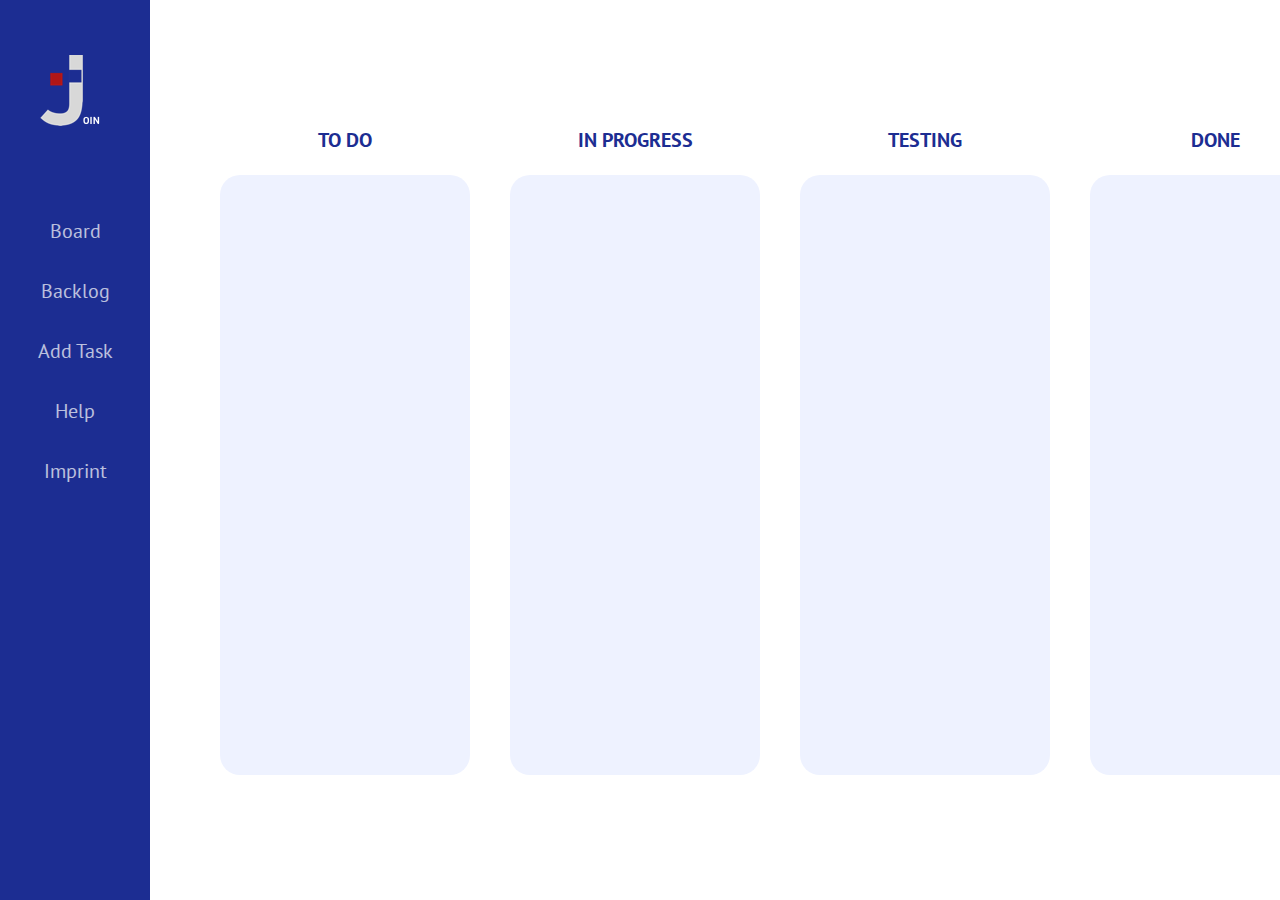
<file: index.html>
<!DOCTYPE html>
<html lang="en">

<head>
    <meta charset="UTF-8">
    <meta http-equiv="X-UA-Compatible" content="IE=edge">
    <meta name="viewport" content="width=device-width, initial-scale=1.0">
    <title>Kanban</title>
    

    <link rel="preconnect" href="https://fonts.googleapis.com">
    <link rel="preconnect" href="https://fonts.gstatic.com" crossorigin>
    <link href="https://fonts.googleapis.com/css2?family=PT+Sans:ital,wght@0,400;0,700;1,400;1,700&display=swap"
        rel="stylesheet">

        <link rel="stylesheet" href="../assets/css/reset.css">
        <link rel="stylesheet" href="../assets/css/board.css">
        <link rel="stylesheet" href="../assets/css/nav.css">
        <link rel="stylesheet" href="../assets/css/add-task.css">
        <link rel="stylesheet" href="../assets/css/backlog.css">
        <link rel="stylesheet" href="../assets/css/help.css">
        <link rel="stylesheet" href="../assets/css/imprint.css">
        <link rel="stylesheet" href="../assets/css/login.css">
    
    
        
        <script src="../assets/js/mini_backend.js"></script>
        <script src="../assets/js/board.js"> </script>
        <script src="../assets/js/main.js"> </script>
        <script src="../assets/js/backlog.js"> </script>
        <script src="../assets/js/add-task.js"> </script>
        <script>setURL('https://www.roland-vas.com/portfolio/kanbanprojekt/smallest_backend_ever')</script>
        <script src="../assets/js/toggle-button.js"></script>
        <script src="../assets/js/login.js"></script>
    

</head>

<body onload="initBoard(), includeHTML()" class="flex align-items-center">
  
    <div> 

        <div w3-include-html="../views/nav.html"></div>
        <div id="board-container" class="board-container flex">
            <div id="statusOfTask" class="statusOfTask">
                <div class="status text-align-center" ondragover="allowDrop(event);" ondrop="moveTo('toDo');">
                    <span>TO DO</span>
                    <div class="status-item flex align-items-center flex-direction-column" id="toDo"></div>
                </div>
                <div class="status text-align-center" ondragover="allowDrop(event);" ondrop="moveTo('inProgress');">
                    <span>IN PROGRESS</span>
                    <div class="status-item flex align-items-center flex-direction-column" id="inProgress"></div>
                </div>
                <div class="status text-align-center" ondragover="allowDrop(event);" ondrop="moveTo('testing');">
                    <span>TESTING</span>
                    <div class="status-item flex align-items-center flex-direction-column" id="testing"></div>
                </div>
                <div class="status text-align-center" ondragover="allowDrop(event);" ondrop="moveTo('done');">
                    <span>DONE</span>
                    <div class="status-item flex align-items-center flex-direction-column" id="done"></div>
                </div>
            </div>
        </div>
    </div> 

    <div id="change-task" class="change-div d-none">

    </div>

</body>



</html>
</file>
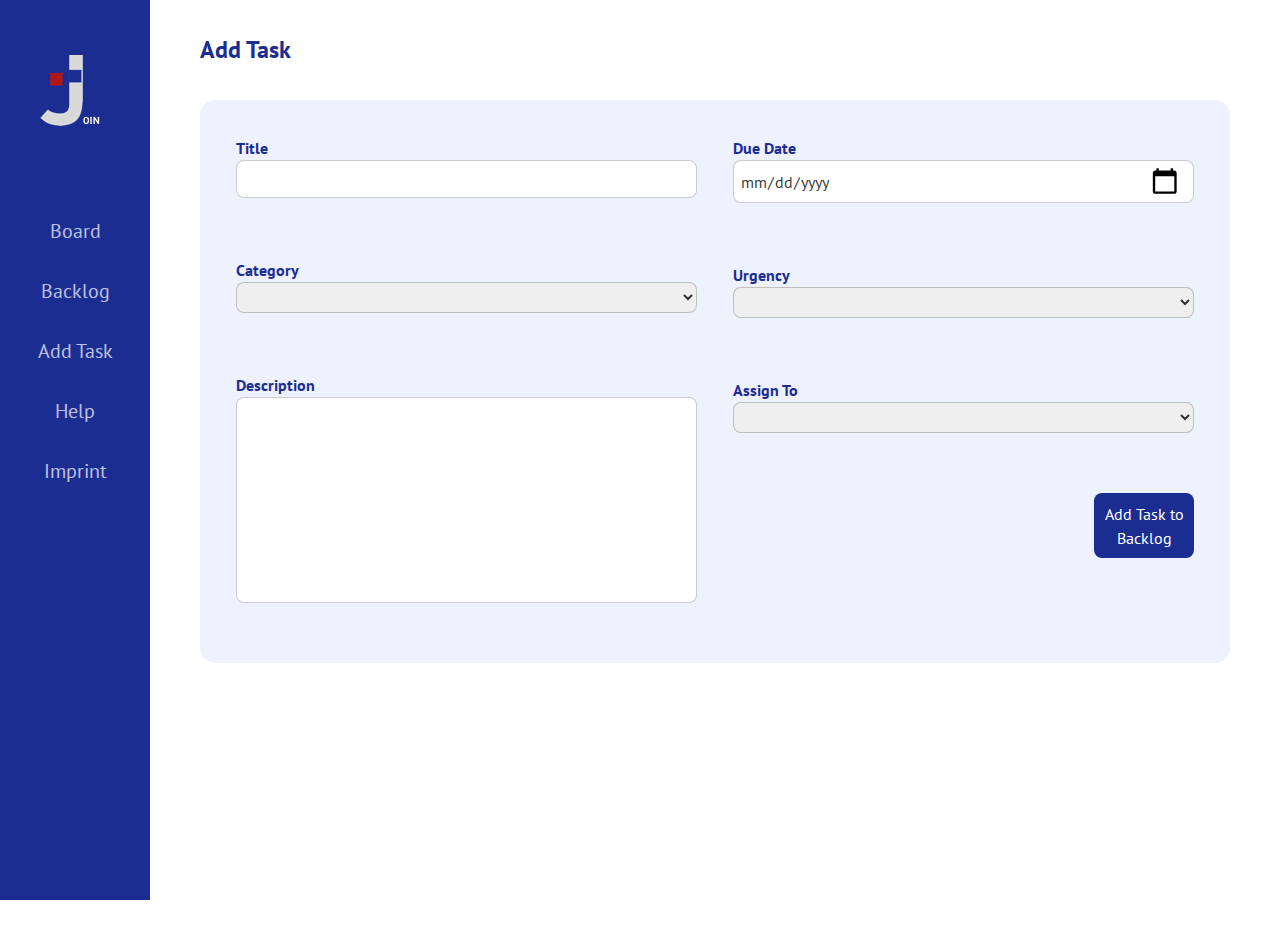
<file: views/add-task.html>
<!DOCTYPE html>
<html lang="en">

<head>
    <meta charset="UTF-8">
    <meta http-equiv="X-UA-Compatible" content="IE=edge">
    <meta name="viewport" content="width=device-width, initial-scale=1.0">
    <title>Add Task</title>

    <link rel="stylesheet" href="../assets/css/reset.css">
    <link rel="stylesheet" href="../assets/css/board.css">
    <link rel="stylesheet" href="../assets/css/nav.css">
    <link rel="stylesheet" href="../assets/css/add-task.css">
    <link rel="stylesheet" href="../assets/css/backlog.css">
    <link rel="stylesheet" href="../assets/css/help.css">
    <link rel="stylesheet" href="../assets/css/imprint.css">
    <link rel="stylesheet" href="../assets/css/login.css">


    
    <script src="../assets/js/mini_backend.js"></script>
    <script src="../assets/js/board.js"> </script>
    <script src="../assets/js/main.js"> </script>
    <script src="../assets/js/backlog.js"> </script>
    <script src="../assets/js/add-task.js"> </script>
    <script>setURL('https://www.roland-vas.com/portfolio/kanbanprojekt/smallest_backend_ever')</script>
    <script src="../assets/js/toggle-button.js"></script>
    <script src="../assets/js/login.js"></script>
    
</head>

<body onload="loadTasks(), includeHTML()">

    <div w3-include-html="../views/nav.html"></div>
    <div class="bg">

        

        <div class="add-task">

            <h2>Add Task</h2>

            <form onsubmit="addTask(); return false" class="task-container">

                <div class="column1">
                    <div class="column2">
                        <b>Title</b>
                        <input type="text" class="input" id="title" required>
                    </div>
                    <div class="column2">
                        <b>Category</b>
                        <select class="input" id="category" type="text" placeholder="Kategorie">
                            <option hidden></option>
                            <option>Marketing</option>
                            <option>Development</option>
                            <option>Design</option>
                        </select>
                    </div>
                    <div class="column2">
                        <b>Description</b>
                        <textarea style="resize: none;" class="input" id="description" cols="30" rows="8" class="text"
                            required></textarea>
                    </div>
                </div>

                <div class="column1">
                    <div class="column2">
                        <b>Due Date</b>
                        <input class="input" type="date" name="Date" id="due-date" required>
                    </div>
                    <div class="column2">
                        <b>Urgency</b>
                        <select class="input" id="ungency" required>
                            <option hidden></option>
                            <option>Normal</option>
                            <option>High</option>
                            <option>Very high</option>
                        </select>
                    </div>
                    <div class="column2">
                        <b>Assign To</b>
                        <select class="input" id="assigned" placeholder="Zuteilen an" required>
                            <option hidden></option>
                            <option>Andrea Böhme</option>
                            <option>Sebastian Schwill</option>
                            <option>Roland Vas</option>
                        </select>
                    </div>
                    <div class="button">
                        <button type="submit">Add Task to Backlog</button>
                    </div>

                    <div id="Save">
                    </div>

                </div>

            </form>



        </div>
    </div>


</body>

</html>
</file>
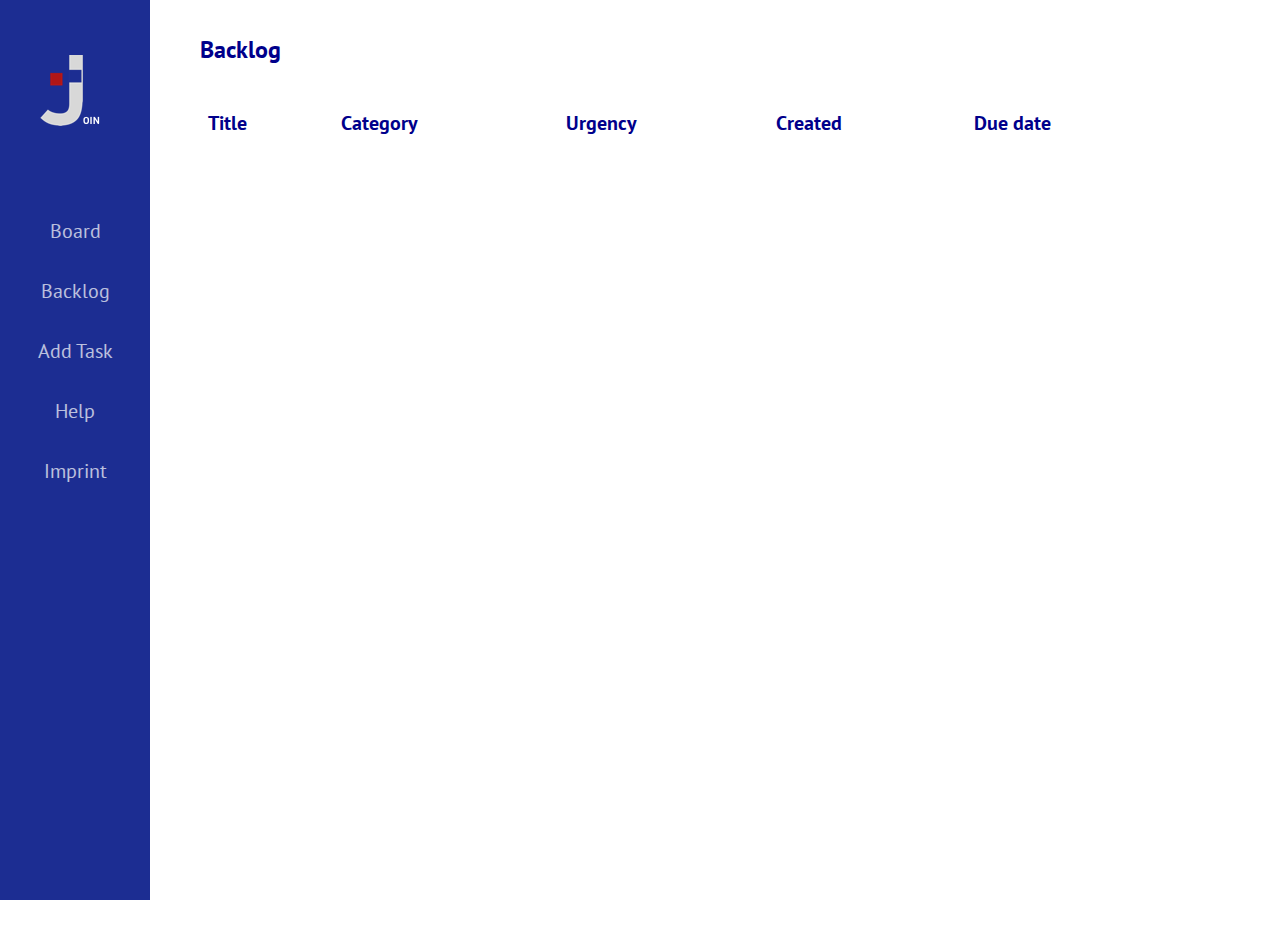
<file: views/backlog.html>
<!DOCTYPE html>
<html lang="en">

<head>
    <meta charset="UTF-8">
    <meta http-equiv="X-UA-Compatible" content="IE=edge">
    <meta name="viewport" content="width=device-width, initial-scale=1.0">
    <title>Backlog</title>

    <link rel="stylesheet" href="../assets/css/reset.css">
    <link rel="stylesheet" href="../assets/css/board.css">
    <link rel="stylesheet" href="../assets/css/nav.css">
    <link rel="stylesheet" href="../assets/css/add-task.css">
    <link rel="stylesheet" href="../assets/css/backlog.css">
    <link rel="stylesheet" href="../assets/css/help.css">
    <link rel="stylesheet" href="../assets/css/imprint.css">
    <link rel="stylesheet" href="../assets/css/login.css">



    <script src="../assets/js/mini_backend.js"></script>
    <script src="../assets/js/board.js"> </script>
    <script src="../assets/js/main.js"> </script>
    <script src="../assets/js/backlog.js"> </script>
    <script src="../assets/js/add-task.js"> </script>
    <script>setURL('https://www.roland-vas.com/portfolio/kanbanprojekt/smallest_backend_ever')</script>
    <script src="../assets/js/toggle-button.js"></script>
    <script src="../assets/js/login.js"></script>

</head>

<body onload="initBacklog(), includeHTML()">

    <div w3-include-html="../views/nav.html"></div>

    <div class="backlog-container">
        <h2>Backlog</h2>

        <div class="overflow">
            <table class="table">
                <tbody>
                    <tr class="table-head">
                        <th>Title</th>
                        <th>Category</th>
                        <th>Urgency</th>
                        <th>Created</th>
                        <th>Due date</th>
                        <th></th>
                    </tr>
                </tbody>
                <tbody id="backlogTasks"></tbody>
            </table>
        </div>

    </div>



</body>

</html>
</file>
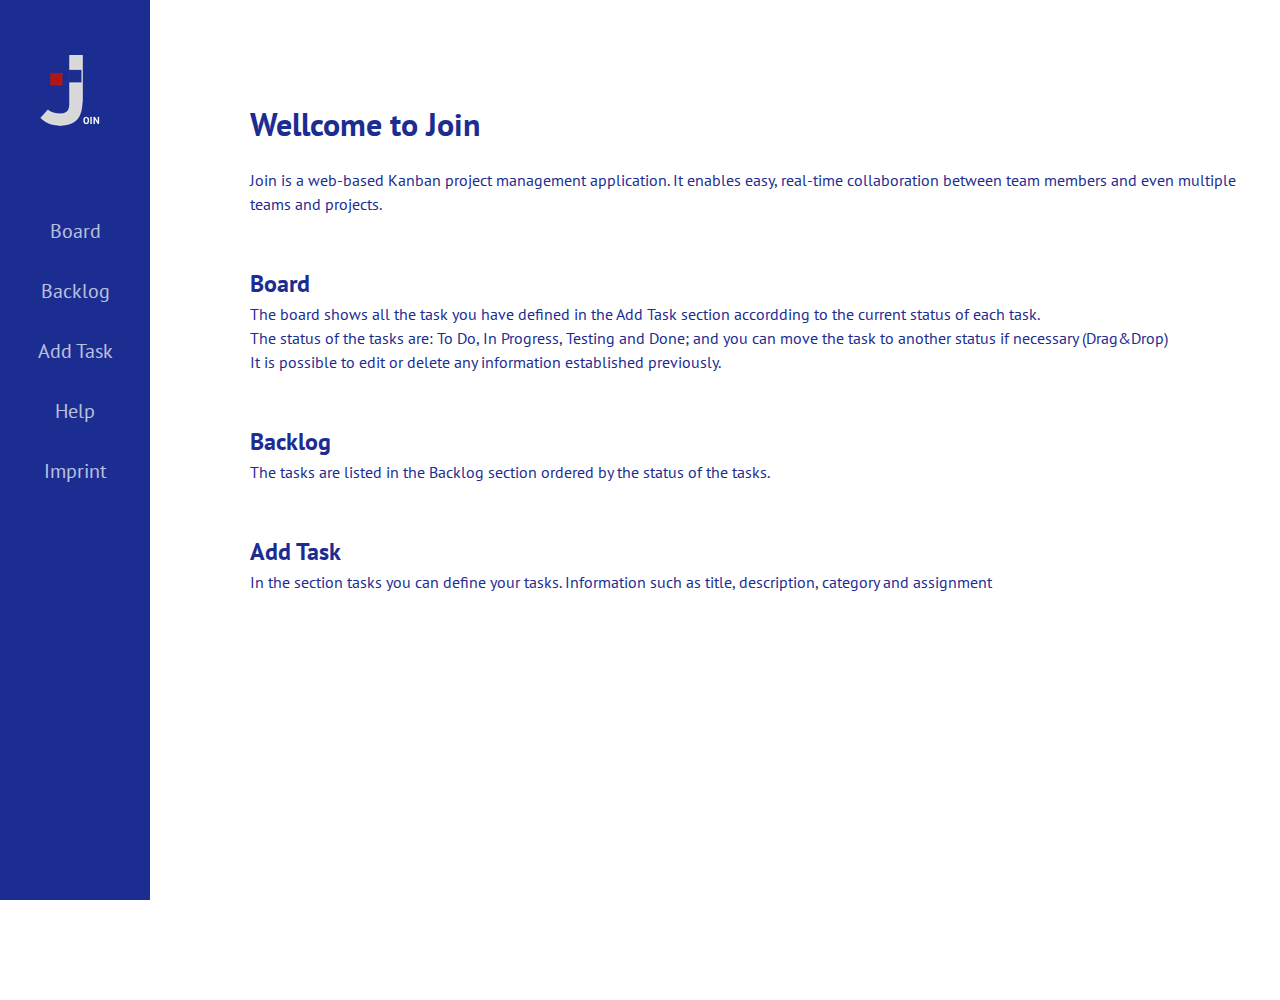
<file: views/help.html>
<!DOCTYPE html>
<html lang="en">

<head>
    <meta charset="UTF-8">
    <meta http-equiv="X-UA-Compatible" content="IE=edge">
    <meta name="viewport" content="width=device-width, initial-scale=1.0">
    <title>Help</title>

    <link rel="preconnect" href="https://fonts.googleapis.com">
    <link rel="preconnect" href="https://fonts.gstatic.com" crossorigin>
    <link href="https://fonts.googleapis.com/css2?family=PT+Sans:ital,wght@0,400;0,700;1,400;1,700&display=swap"
        rel="stylesheet">

        <link rel="stylesheet" href="../assets/css/reset.css">
        <link rel="stylesheet" href="../assets/css/board.css">
        <link rel="stylesheet" href="../assets/css/nav.css">
        <link rel="stylesheet" href="../assets/css/add-task.css">
        <link rel="stylesheet" href="../assets/css/backlog.css">
        <link rel="stylesheet" href="../assets/css/help.css">
        <link rel="stylesheet" href="../assets/css/imprint.css">
        <link rel="stylesheet" href="../assets/css/login.css">
    
    
        
        <script src="../assets/js/mini_backend.js"></script>
        <script src="../assets/js/board.js"> </script>
        <script src="../assets/js/main.js"> </script>
        <script src="../assets/js/backlog.js"> </script>
        <script src="../assets/js/add-task.js"> </script>
        <script>setURL('https://www.roland-vas.com/portfolio/kanbanprojekt/smallest_backend_ever')</script>
        <script src="../assets/js/toggle-button.js"></script>
        <script src="../assets/js/login.js"></script>
        
</head>

<body onload="includeHTML()">

    <div w3-include-html="../views/nav.html"></div>
    <div class="help-container">
        <h1>Wellcome to Join</h1>

        <p>Join is a web-based Kanban project management application. It enables easy, real-time collaboration between
            team members and even multiple teams and projects.</p>

        <h2>Board</h2>
        <p>The board shows all the task you have defined in the Add Task section accordding to the current status of
            each task.<br>
            The status of the tasks are: To Do, In Progress, Testing and Done; and you can move the task to another
            status if necessary (Drag&Drop)<br>
            It is possible to edit or delete any information established previously. </p>

        <h2>Backlog</h2>
        <p>The tasks are listed in the Backlog section ordered by the status of the tasks.</p>

        <h2>Add Task</h2>
        <p>In the section tasks you can define your tasks. Information such as title, description, category and
            assignment</p>
    </div>
    
</body>



</html>
</file>
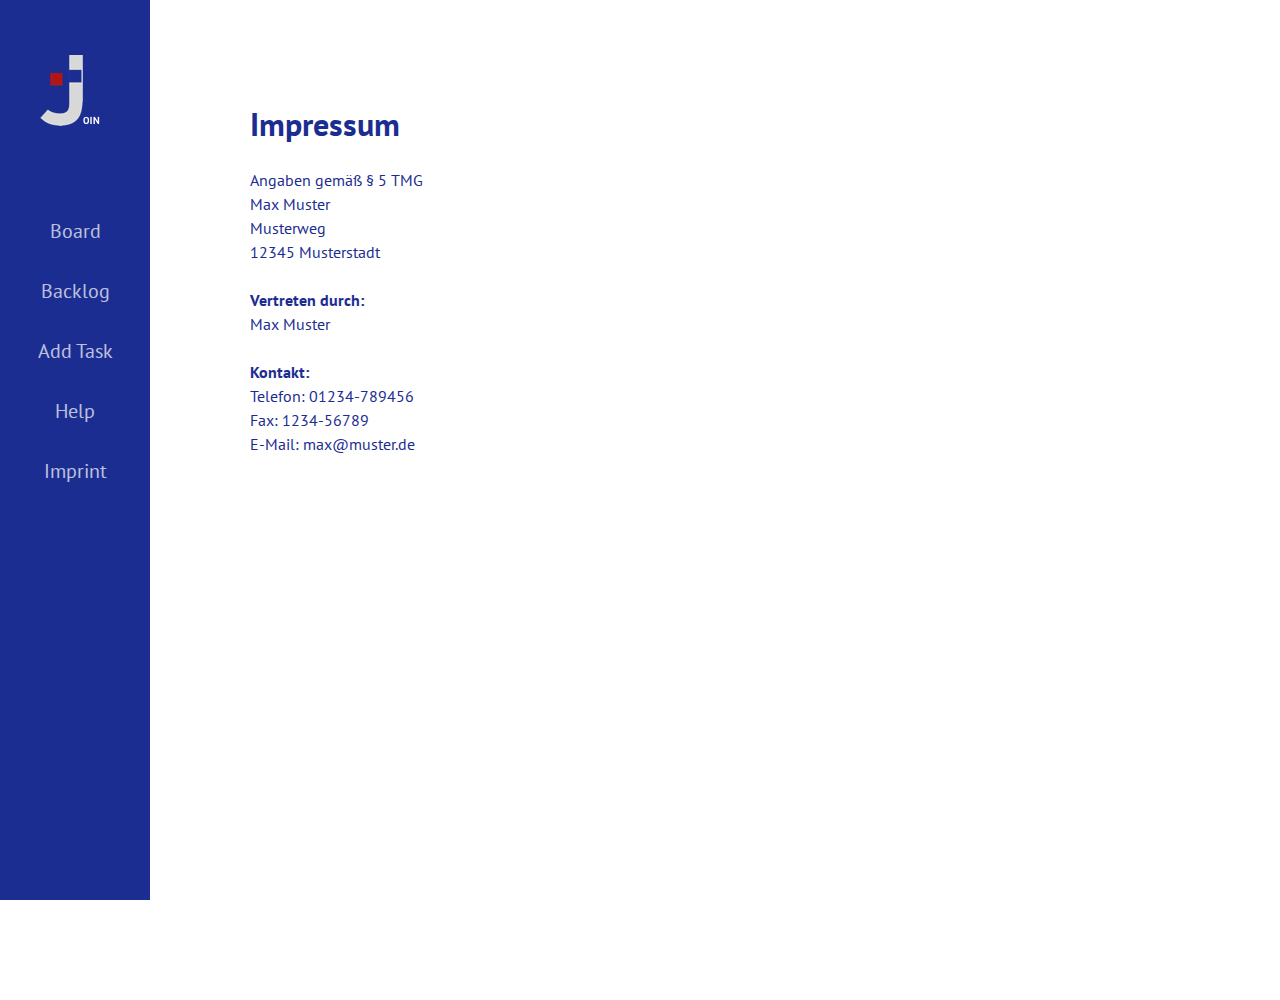
<file: views/imprint.html>
<!DOCTYPE html>
<html lang="en">

<head>
    <meta charset="UTF-8">
    <meta http-equiv="X-UA-Compatible" content="IE=edge">
    <meta name="viewport" content="width=device-width, initial-scale=1.0">
    <title>Imprint</title>

    <link rel="preconnect" href="https://fonts.googleapis.com">
    <link rel="preconnect" href="https://fonts.gstatic.com" crossorigin>
    <link href="https://fonts.googleapis.com/css2?family=PT+Sans:ital,wght@0,400;0,700;1,400;1,700&display=swap"
        rel="stylesheet">

        <link rel="stylesheet" href="../assets/css/reset.css">
        <link rel="stylesheet" href="../assets/css/board.css">
        <link rel="stylesheet" href="../assets/css/nav.css">
        <link rel="stylesheet" href="../assets/css/add-task.css">
        <link rel="stylesheet" href="../assets/css/backlog.css">
        <link rel="stylesheet" href="../assets/css/help.css">
        <link rel="stylesheet" href="../assets/css/imprint.css">
        <link rel="stylesheet" href="../assets/css/login.css">
    
    
        
        <script src="../assets/js/mini_backend.js"></script>
        <script src="../assets/js/board.js"> </script>
        <script src="../assets/js/main.js"> </script>
        <script src="../assets/js/backlog.js"> </script>
        <script src="../assets/js/add-task.js"> </script>
        <script>setURL('https://www.roland-vas.com/portfolio/kanbanprojekt/smallest_backend_ever')</script>
        <script src="../assets/js/toggle-button.js"></script>
        <script src="../assets/js/login.js"></script>
        
</head>

<body onload="includeHTML()">
    
    <div w3-include-html="../views/nav.html"></div>
    <div class="imprint-container">
        <h1>Impressum</h1>
        <p>Angaben gemäß § 5 TMG</p>
        <p>Max Muster</p>
        <p>Musterweg</p>
        <p>12345 Musterstadt</p><br>
        <p><b>Vertreten durch:</b></p>
        <p>Max Muster</p><br>
        <p><b>Kontakt:</b></p>
        <p>Telefon: 01234-789456</p>
        <p>Fax: 1234-56789</p>
        <p>E-Mail: max@muster.de</p>
    </div>

</body>



</html>
</file>
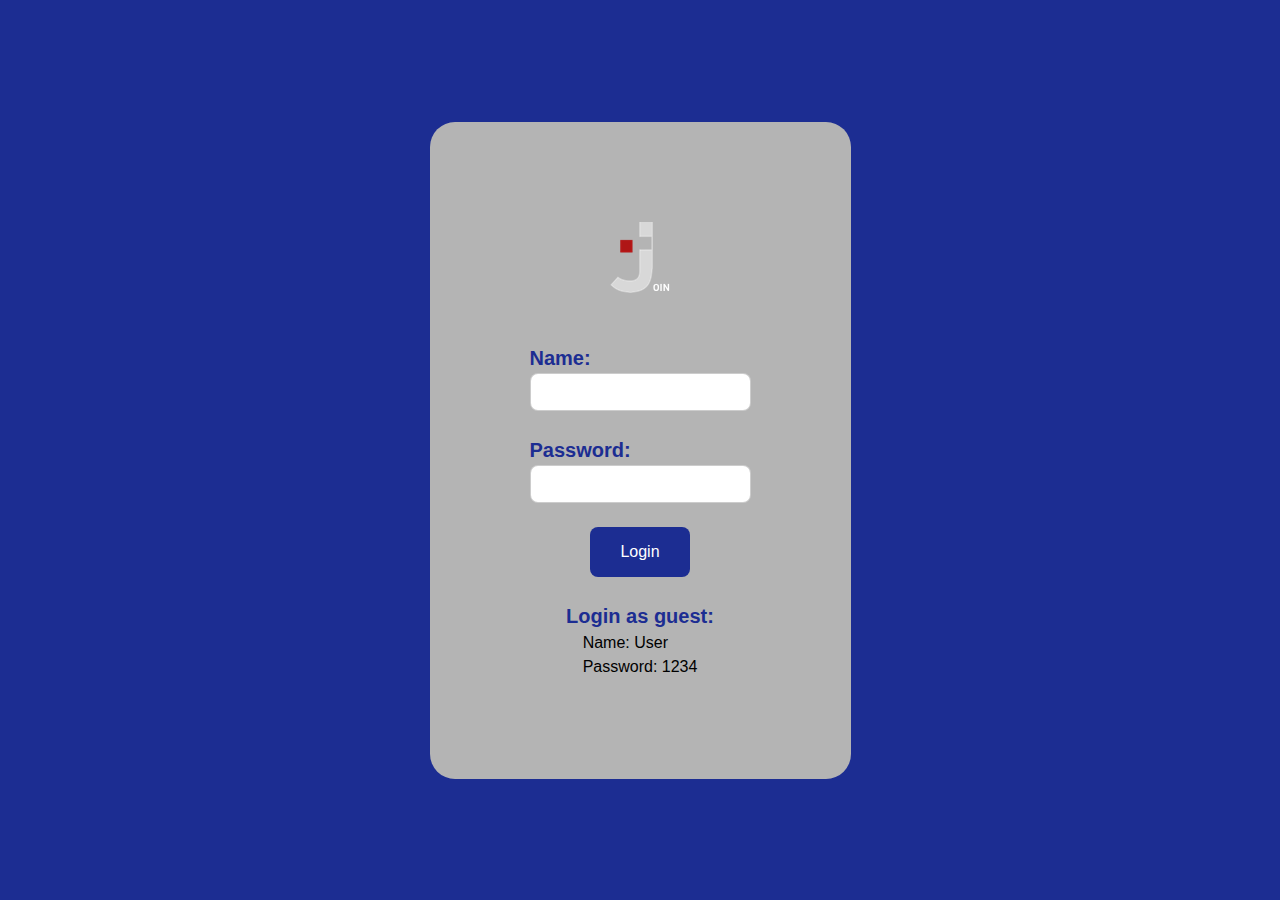
<file: views/login.html>
<!DOCTYPE html>
<html lang="en">
<head>
    <meta charset="UTF-8">
    <meta http-equiv="X-UA-Compatible" content="IE=edge">
    <meta name="viewport" content="width=device-width, initial-scale=1.0">

    <link rel="stylesheet" href="../assets/css/reset.css">
    <link rel="stylesheet" href="../assets/css/board.css">
    <link rel="stylesheet" href="../assets/css/nav.css">
    <link rel="stylesheet" href="../assets/css/add-task.css">
    <link rel="stylesheet" href="../assets/css/backlog.css">
    <link rel="stylesheet" href="../assets/css/help.css">
    <link rel="stylesheet" href="../assets/css/imprint.css">
    <link rel="stylesheet" href="../assets/css/login.css">


    
    <script src="../assets/js/mini_backend.js"></script>
    <script src="../assets/js/board.js"> </script>
    <script src="../assets/js/main.js"> </script>
    <script src="../assets/js/backlog.js"> </script>
    <script src="../assets/js/add-task.js"> </script>
    <script>setURL('https://www.roland-vas.com/portfolio/kanbanprojekt/smallest_backend_ever')</script>
    <script src="../assets/js/toggle-button.js"></script>
    <script src="../assets/js/login.js"></script>

    
    <title>Document</title>
</head>
<body>
    <div class="login-bg center">

        <div class="login center column">
            <img class="logo" src="../assets/img/logo.png">

            <div class="login-input center column">
                <div class=" column">
                    <span class="text" >Name:</span>
                    <input class="input" id="username" type="text" >
                </div>

                <div class="column">
                    <span class="text" >Password:</span>
                    <input class="input" id="password" type="password">
                </div>

                <button onclick="login()" class="btn">Login</button>
                
            </div>
 
                <span >Login as guest: </span> 
                    Name: User <br>
                    Password: 1234
                
        </div>

    </div>
</body>
</html>
</file>
<file: assets/css/board.css>
span {
    font-weight: bold;
    font-size: 20px;
    color: var(--clr-main);
}

.board-container {
    margin-left: 200px;
}

.statusOfTask {
    display: flex;
    align-items: center;
    justify-content: space-between;
}

.status {
    flex-basis: 100%;
    flex-grow: 1;
    padding: 10px;
    margin-left: 10px;
    margin-right: 10px;
}

.status-item {
    width: 250px;
    background-color: rgb(238,242,255);
    min-height: 600px;
    border-radius: 20px;
    margin-top: 20px;
    padding: 10px;
}

.tasks {
    border: 1px solid var(--clr-grey);
    background-color: var(--clr-white);
    border-radius: 10px;
    padding: 10px;
    margin: 10px;
    min-width: 200px;
    border-color: var(--clr-main);
    color: var(--clr-main);
}

.drag-area-highlight {
    background-color: var(--clr-rgba);
}

.task-items {
    padding: 10px;
}

.delete-icon {
    height: 12px;
    width: 12px;
    cursor: pointer;
}

.edit-icon {
    height: 12px;
    width: 12px;
    cursor: pointer;
}

.changeText {
    position: relative;
    display: flex;
    justify-content: center;
    align-items: center;
    flex-direction: column;
    width: 550px;
    height: 700px;
    border: 1px solid var(--clr-grey);
    background-color: var(--clr-main);
    border-radius: 10px;
    border-width: 2px;
    margin: 24px;
    min-width: 200px;
    border-color: var(--clr-main);
    color: var(--clr-white);
}

.white-text{
    color: white;
    text-align: start;
    display: flex;
    justify-content: space-between;
}

.inputfields {
    width: 90%;
    padding: 16px;
    color: var(--clr-main);
}

.inputfields input {
    width: 250px;
    height: 35px;
    border: none;
    border-radius: 10px;
    font-size: 16px;
    color: var(--clr-main);
    margin-bottom: 25px;
    margin-left: 5px;
    padding: 5px;
}

.inputfields select {
    width: 250px;
    height: 35px;
    border: none;
    border-radius: 10px;
    font-size: 16px;
    color: var(--clr-main);
    margin-bottom: 25px;
    margin-left: 5px;
    padding: 5px;
}

.inputfields textarea {
    border-radius: 10px;
    font-size: 16px;
    color: var(--clr-main);
    margin-bottom: 25px;
    margin-left: 5px;
    padding: 5px;
}

.change-button {
    justify-content: flex-end;
    align-items: center;
    text-align: center;
    background-color: var(--clr-white);
    color: var(--clr-main);
    height: 40px;
    width: 80px;
    padding: 5px;
    border-radius: 10px;
    font-size: 20px;
    cursor: pointer;
    margin-top: 15px;
    border-width: 2px;
    border: 2px solid var(--clr-main);
    font-weight: bold;
}

.close-button {
    position: absolute;
    top: -12px;
    right: -12px;
    text-align: center;
    background-color: var(--clr-white);
    color: var(--clr-main);
    height: 25px;
    width: 25px;
    border-radius: 10px;
    font-size: 13px;
    cursor: pointer;
    border-width: 2px;
    border: 2px solid var(--clr-main);
    font-weight: bold;
}

input[type="date"]::-webkit-calendar-picker-indicator {
    color: var(--clr-rgba);
    opacity: 1;
    display: block;
    background-position: center;
    background-size: 30px;
    padding-right: 10px;
    width: 25px;
    height: 25px;
    border-width: thin;
    cursor: pointer;
    color: rgba(0, 0, 0, 0.8);
}

.change-div {
    position: fixed;
    top: 0px;
    display: flex;
    justify-content: center;
    align-items: center;
    height: 100vh;
    width: 100vw;
    background-color: rgba(0, 0, 0, 0.5);
}

@media(max-width: 1200px) {
    .board-container {
        margin-left: 160px;
    }
    
    .status {
        margin-left: 4px;
        margin-right: 4px;
    }
    
    .status-item {
        width: 230px;
    }
}

@media(max-width: 1170px) {
    .board-container {
        margin-left: 160px;
    }
    
    .status {
        margin-left: 0px;
        margin-right: 0px;
    }
    
    .status-item {
        width: 210px;
    }

    .tasks {
        padding: 5px;
        margin: 5px;
        min-width: 180px;
    }

    .delete-icon {
        height: 10px;
        width: 10px;
    }
    
    .edit-icon {
        height: 10px;
        width: 10px;
    }
}

@media(max-width: 1100px) {
    .board-container {
        margin-left: 150px;
    }
    
    .status-item {
        width: 200px;
    }

    .tasks {
        min-width: 160px;
        font-size: 12px;
    }

}

@media(max-width: 1080px) {
    .board-container {
        margin-left: 150px;
    }
    
    .status-item {
        width: 180px;
    }

    .tasks {
        min-width: 140px;
        font-size: 12px;
    }
}

@media(max-width: 960px) {
    .board-container {
        margin-left: 150px;
    }
    
    .status-item {
        width: 160px;
    }

    .tasks {
        min-width: 140px;
        font-size: 12px;
    }
}

@media(max-width: 860px) {
    .board-container {
        margin-left: 150px;
    }
    
    .status-item {
        width: 140px;
    }

    .tasks {
        min-width: 130px;
        font-size: 12px;
    }
}

@media(max-width: 750px) {
    
    .statusOfTask {
        display: flex;
        align-items: center;
        justify-content: center;
        flex-direction: column;
        width: 100%;
    }

    .status {
        display: flex;
        justify-content: center;
        align-items: center;
        flex-direction: column;
        width: 100%;
    }
    
    .status-item {
        width: 80%;
        min-height: 300px;
    }

    .bg {
        display: flex;
        justify-content: center;
    }

    .board-container {
        margin: unset;
    }

    .tasks {
        width: 200px;
        font-size: 1rem;
    }
}
</file>
<file: assets/css/nav.css>
.navbar{
        background-color: var(--clr-main);
        height: 100%;
        width: 150px;
        position: absolute;
        top: 0;
        left: 0;
        display: flex;
        flex-direction: column;
        align-items: center;
    }
    
    .navigation {
        display: flex;
        flex-direction: column;
        align-items: center;
        margin-top: 25px;
        margin-bottom: 20px;
        width: 150px;
    }
    
    .navigation a {
        color: var(--clr-white);
        text-decoration: none;
        font-size: 20px;
        opacity: 0.7;
        margin-top: 20px;
        margin-bottom: 20px;
    }
    
    .navigation-links {
        display: flex;
        flex-direction: column;
        align-items: center;
        margin-top: 10px;
    }

    .navigation-links-mobil {
        display: none;
        flex-direction: column;
        align-items: center;
        margin-top: 80px;
    }

    .navigation a:hover {
        opacity: 1;
    }
    
    .logo img {
        margin-top: 30px;
        margin-right: 10px;
    }
    
    
    .links{
        margin-top: 30px;
        margin-right: 25px;
        margin-left: 25px;
    }

    .toggle-button {
        position: absolute;
        top: 5px;
        right: 25px;
        display: none;
        flex-direction: column;
        justify-content: space-between;
        width: 30px;
        height: 23px;
        
    }
    

    .toggle-button .bar {
        height: 4px;
        width: 100%;
        background-color: white;
        border-radius: 100px;
    }


@media(max-width: 750px) {
    
    .navbar{
        z-index: 5;
        display: flex;
        background-color: var(--clr-main);
        height: 70px;
        width: 100vw;
        position: static;
        display: flex;
        flex-direction: column;
        justify-content: space-between;
        align-items: center;
        font-size: 8px !important;
    }

    .toggle-button {
        display: flex;
    }
    
    .navigation {
        width: 100%;
        display: flex;
        flex-direction: unset;
        justify-content: space-between;
        align-items: center;
        margin: 0px;
    }
    
    .navigation a {
        color: var(--clr-white);
        text-decoration: none;
        font-size: 20px;
        opacity: 0.7;
    }
    
    .navigation-links-mobil {
        margin-top: 70px;
        z-index: 1;
        background-color: var(--clr-main);
        display: none;
        text-align: center;
        width: 100%;
    }

    .navigation-links {
        display: none;
        flex-direction: column;
        align-items: center;
        margin-top: 80px;
    }

    .links a {
        display: block;
        height: 100%;
    }

    .navigation-links-mobil li {
        margin: 0px;
        width:100%;
        height:100%;
    }

    .navigation a {
        display: flex;
        align-items: center;
    }

    .navigation-links-mobil a {
        display: flex;
        justify-content: center;
        align-items: center;
        margin: 0px;
    }

    .navigation a:hover {
        opacity: 1;
    }
    
    .logo img {
        height: 40px;
        margin: 0px;
    }

    .logo {
        position: absolute;
        top: 15px;
        left: 25px;
        margin: 0px;
    }
    
    .profile {
        height: 80px;
        width: 80px;
        border-radius: 50px;
        margin-top: 0px;
        margin-left: 40px;
    }
    
    .links{
        height: 55px;
        width: 100%;
        margin: 0px;
    }

   .links:hover {
    background-color: #5D5DEA;
    cursor: pointer;
   }

    .navigation-links.active{
        display: flex;
    }

    .toggle-close {
        position: absolute;
        top: 20px;
        right: 25px;
        flex-direction: column;
        justify-content: space-between;
        width: 30px;
        height: 23px;
        cursor: pointer;
    }
    
}
</file>
<file: assets/css/add-task.css>
.add-task {
    margin: 16px;
    margin-left: 200px;
    margin-right: 50px;
    color: var(--clr-main);
}

.add-task h2 {
    margin-bottom: 32px;
    margin-top: 32px;
}

.task {
    display: flex;
    justify-content: center;
    align-items: center;
    padding: 16px;
    background-color: rgb(11, 201, 235);
    text-align: center;
    color: white;
    border-radius: 20px;
}

.hide-task {
    padding: none;
    background-color: rgb(238,242,255);
}

.deletetask {
    cursor: pointer;
    color: red;
}

.task-container {
    min-width: 100%;
    background-color: rgb(238,242,255);
    display: flex;
    padding: 18px;
    width: 100%;
    border-radius: 15px;
}

.input {
    max-width: 100%;
    padding: 6px;
    border: 1px solid rgba(0, 0, 0, 0.2);
    border-radius: 8px;
    color: rgba(0, 0, 0, 0.8); 
}

.column1 {
    display: block;
    justify-content: center;
    flex-direction: column;
    width: 100%;
    max-width: 100%;
}

.column2 {
    display: flex;
    justify-content: center;
    flex-direction: column;
    padding: 18px;
}

.button {
    display: flex;
    justify-content: end;
    width: 100%;
    padding: 18px;
}

.button button {
    border: none;
    background-color: var(--clr-main);
    width: 100px;
    height: 65px;
    color: white;
    border-radius: 8px;
    padding: 8px;
    font-family: 'PT Sans', sans-serif;
    cursor: pointer;
}

.button button:hover {
    background-color: #5D5DEA;
}

.save {
    display: flex;
    width: 100%;
    padding: 18px;
}


@media(max-width: 750px) {
    
    .add-task {
        margin: unset;
       margin-bottom: 30px;
    }

    .bg {
        display: flex;
        justify-content: center;
    }

}


@media(max-width: 690px) {

    .task-container {
        flex-direction: column;
    }
}
</file>
<file: assets/css/backlog.css>
.backlog-task-container{
    background-color: rgba(128, 128, 128, 0.171);
    border-radius: 15px;
    padding: 8px;
    display: flex;
    justify-content: space-between;
    align-items: center;
    margin-top: 8px;
    margin-bottom: 8px;
    font-size: 12px;
}

button{
    border: none;
    background-color: var(--clr-main);
    width: auto;
    height: auto;
    color: white;
    border-radius: 8px;
    padding: 8px;
    font-family: 'PT Sans', sans-serif;
    cursor: pointer;
}

button:hover {
    background-color: #5D5DEA;
}

.backlog-container {
    margin: 16px;
    margin-left: 200px;
    margin-right: 50px;
}

.backlog-container h2 {
    color: darkblue;
    margin-bottom: 32px;
    margin-top: 32px;
}

table {
    width: 100%;
    border-collapse: collapse;
}

.table-head{
    color: darkblue;
    font-size: 20px;
    text-align: left;    
}

.table-content {
    background-color: rgb(238,242,255);
    text-align: left; 
    font-size: 16px;
}

th {
    padding: 8px;
}

td {
    padding: 8px;
    max-width: 150px;
    overflow: hidden;
    text-overflow: ellipsis;
}



td:last-child {
    text-align: end;
    max-width: 300px;
}

tr:nth-child(even){
    background-color: #D6DEFF;
}

.green {
    border-left: solid 4px #298030;
}

.red {
    border-left: solid 4px red;
}

.yellow {
    border-left: solid 4px #E9D758;
}

.overflow {
    width: 100%;
    height: 100%;
    overflow: auto;
}
@media(max-width: 1000px) {
    
    .table {
        width: 800px;
    }

}


@media(max-width: 750px) {
    
    .backlog-container {
        margin: 16px;
    }

    .table {
        width: 800px;
    }

    .bg {
        display: flex;
        justify-content: center;
    }
}
</file>
<file: assets/css/help.css>
h2{
    margin-top: 50px;
}

.help-container{
    margin-top: 100px;
    margin-left: 250px;
    color: var(--clr-main);
}

@media(max-width: 750px) {
    
    .help-container {
        margin-left: 10%;
        margin-right: 10%;
    }
}
</file>
<file: assets/css/imprint.css>
h1{
    margin-bottom: 20px;
}

.imprint-container{
    margin-top: 100px;
    margin-left: 250px;
    color: var(--clr-main);
}

@media(max-width: 750px) {
    
    .imprint-container {
        margin-left: 10%;
    }
}
</file>
<file: assets/css/login.css>
.login-bg {
    background-color: var(--clr-main);
    height: 100vh;
    width: 100vw;
}

input {
    max-width: 100%;
    padding: 6px;
    border: 1px solid rgba(0, 0, 0, 0.2);
    border-radius: 8px;
    color: rgba(0, 0, 0, 0.8); 
}

span {
    color: var(--clr-main);
    font-weight: bold;
}

.login {
    background-color: rgb(180, 180, 180);
    padding: 100px;
    border-radius: 25px;
}

.logo {
    margin-bottom: 50px;
}

.input {
    margin-bottom: 24px;
}



.btn {
    border: none;
    background-color: var(--clr-main);;
    width: 100px;
    height: 50px;
    color: white;
    border-radius: 8px;
    padding: 8px;
    font-family: 'PT Sans', sans-serif;
    cursor: pointer;
    margin-bottom: 24px;
}

.btn:hover {
    background-color: #5D5DEA;
}

.text {
    
}
</file>
